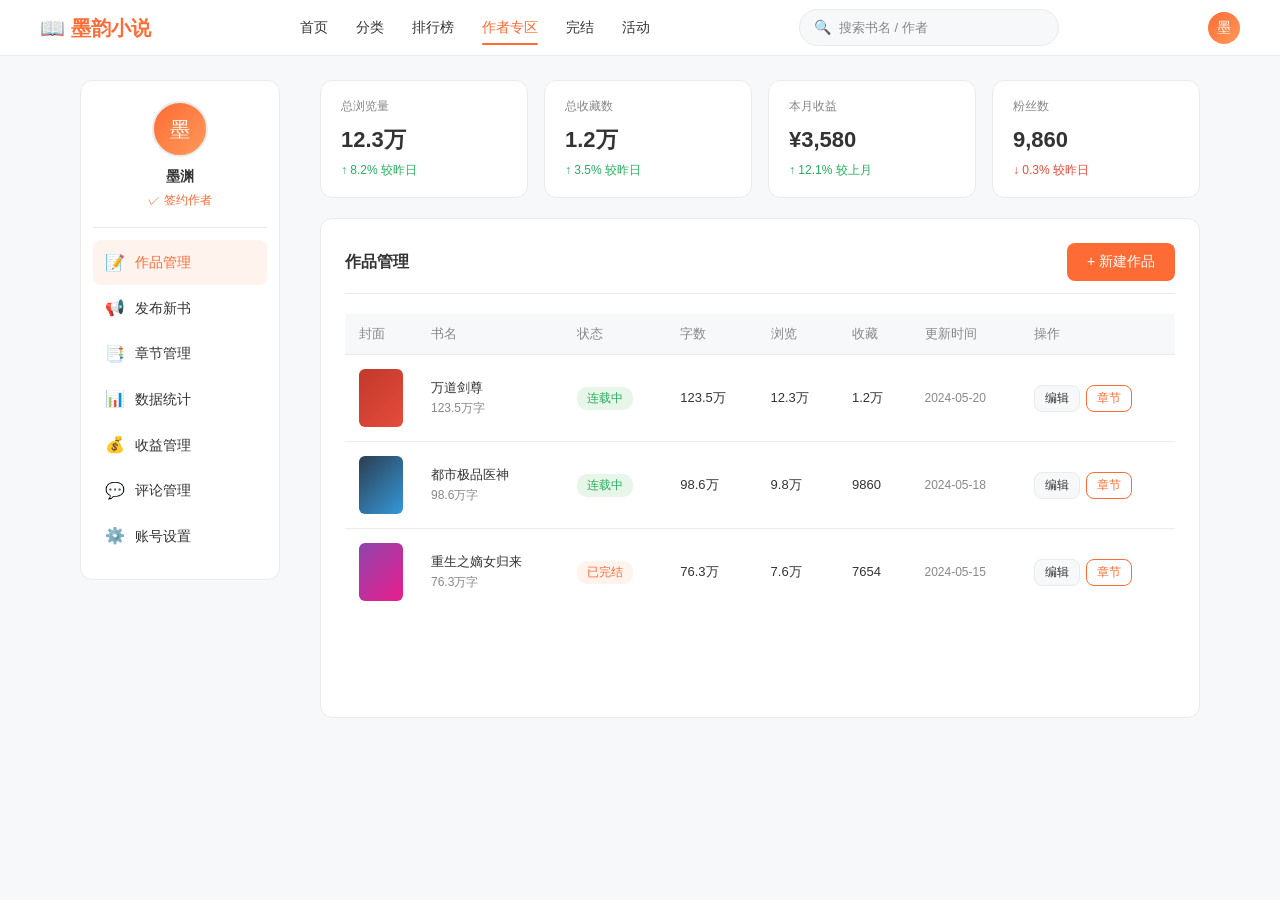
<file: author-dashboard.html>
<!DOCTYPE html>
<html lang="zh-CN">
<head>
  <meta charset="UTF-8" />
  <meta name="viewport" content="width=device-width, initial-scale=1.0" />
  <title>作者后台 - 墨韵小说</title>
  <link rel="stylesheet" href="css/moyun-novel.css" />
</head>
<body>

  <nav class="navbar">
    <div class="logo">📖 墨韵小说</div>
    <ul>
      <li>首页</li><li>分类</li><li>排行榜</li><li class="active">作者专区</li><li>完结</li><li>活动</li>
    </ul>
    <div class="search-bar">
      <span class="search-icon">🔍</span>
      <input type="text" placeholder="搜索书名 / 作者" />
    </div>
    <div class="nav-actions">
      <div style="width:32px;height:32px;border-radius:50%;background:linear-gradient(135deg,#ff6b35,#ff9a5a);display:flex;align-items:center;justify-content:center;color:#fff;font-size:14px;cursor:pointer;">墨</div>
    </div>
  </nav>

  <div class="author-dashboard">

    <!-- LEFT: Sidebar -->
    <div class="sidebar">
      <div class="sidebar-user">
        <div class="sidebar-avatar" style="background:linear-gradient(135deg,#ff6b35,#ff9a5a);display:flex;align-items:center;justify-content:center;color:#fff;font-size:20px;">墨</div>
        <div class="sidebar-username">墨渊</div>
        <div style="font-size:12px;color:var(--primary);margin-top:4px;">✓ 签约作者</div>
      </div>
      <div class="sidebar-item active"><span class="item-icon">📝</span>作品管理</div>
      <div class="sidebar-item"><span class="item-icon">📢</span>发布新书</div>
      <div class="sidebar-item"><span class="item-icon">📑</span>章节管理</div>
      <div class="sidebar-item"><span class="item-icon">📊</span>数据统计</div>
      <div class="sidebar-item"><span class="item-icon">💰</span>收益管理</div>
      <div class="sidebar-item"><span class="item-icon">💬</span>评论管理</div>
      <div class="sidebar-item"><span class="item-icon">⚙️</span>账号设置</div>
    </div>

    <!-- RIGHT: Dashboard Content -->
    <div>

      <!-- Stats Bar -->
      <div class="author-stats-bar">
        <div class="stat-card">
          <div class="stat-label">总浏览量</div>
          <div class="stat-value">12.3万</div>
          <div class="stat-change up">↑ 8.2% 较昨日</div>
        </div>
        <div class="stat-card">
          <div class="stat-label">总收藏数</div>
          <div class="stat-value">1.2万</div>
          <div class="stat-change up">↑ 3.5% 较昨日</div>
        </div>
        <div class="stat-card">
          <div class="stat-label">本月收益</div>
          <div class="stat-value">¥3,580</div>
          <div class="stat-change up">↑ 12.1% 较上月</div>
        </div>
        <div class="stat-card">
          <div class="stat-label">粉丝数</div>
          <div class="stat-value">9,860</div>
          <div class="stat-change down">↓ 0.3% 较昨日</div>
        </div>
      </div>

      <!-- Works Management -->
      <div class="user-content">
        <div style="display:flex;justify-content:space-between;align-items:center;margin-bottom:20px;padding-bottom:12px;border-bottom:1px solid var(--border);">
          <h3 style="margin:0;border:none;padding:0;">作品管理</h3>
          <button class="btn-primary">+ 新建作品</button>
        </div>

        <table class="works-table">
          <thead>
            <tr>
              <th style="width:60px;">封面</th>
              <th>书名</th>
              <th>状态</th>
              <th>字数</th>
              <th>浏览</th>
              <th>收藏</th>
              <th>更新时间</th>
              <th>操作</th>
            </tr>
          </thead>
          <tbody>
            <tr>
              <td><div class="works-table book-thumb" style="background:linear-gradient(135deg,#c0392b,#e74c3c);width:44px;height:58px;border-radius:6px;"></div></td>
              <td>
                <div style="font-weight:500;">万道剑尊</div>
                <div style="font-size:12px;color:var(--muted);">123.5万字</div>
              </td>
              <td><span class="book-status status-ongoing">连载中</span></td>
              <td>123.5万</td>
              <td>12.3万</td>
              <td>1.2万</td>
              <td style="font-size:12px;color:var(--muted);">2024-05-20</td>
              <td>
                <div style="display:flex;gap:6px;">
                  <button class="btn-ghost" style="font-size:12px;padding:4px 10px;">编辑</button>
                  <button class="btn-outline" style="font-size:12px;padding:4px 10px;">章节</button>
                </div>
              </td>
            </tr>
            <tr>
              <td><div style="background:linear-gradient(135deg,#2c3e50,#3498db);width:44px;height:58px;border-radius:6px;"></div></td>
              <td>
                <div style="font-weight:500;">都市极品医神</div>
                <div style="font-size:12px;color:var(--muted);">98.6万字</div>
              </td>
              <td><span class="book-status status-ongoing">连载中</span></td>
              <td>98.6万</td>
              <td>9.8万</td>
              <td>9860</td>
              <td style="font-size:12px;color:var(--muted);">2024-05-18</td>
              <td>
                <div style="display:flex;gap:6px;">
                  <button class="btn-ghost" style="font-size:12px;padding:4px 10px;">编辑</button>
                  <button class="btn-outline" style="font-size:12px;padding:4px 10px;">章节</button>
                </div>
              </td>
            </tr>
            <tr>
              <td><div style="background:linear-gradient(135deg,#8e44ad,#e91e8c);width:44px;height:58px;border-radius:6px;"></div></td>
              <td>
                <div style="font-weight:500;">重生之嫡女归来</div>
                <div style="font-size:12px;color:var(--muted);">76.3万字</div>
              </td>
              <td><span class="book-status status-finished">已完结</span></td>
              <td>76.3万</td>
              <td>7.6万</td>
              <td>7654</td>
              <td style="font-size:12px;color:var(--muted);">2024-05-15</td>
              <td>
                <div style="display:flex;gap:6px;">
                  <button class="btn-ghost" style="font-size:12px;padding:4px 10px;">编辑</button>
                  <button class="btn-outline" style="font-size:12px;padding:4px 10px;">章节</button>
                </div>
              </td>
            </tr>
          </tbody>
        </table>
      </div>

    </div>
  </div>

  <script src="js/main.js"></script>
  <script>
    document.querySelectorAll('.sidebar-item').forEach(item => {
      item.addEventListener('click', () => {
        document.querySelectorAll('.sidebar-item').forEach(i => i.classList.remove('active'));
        item.classList.add('active');
      });
    });
  </script>
</body>
</html>
</file>
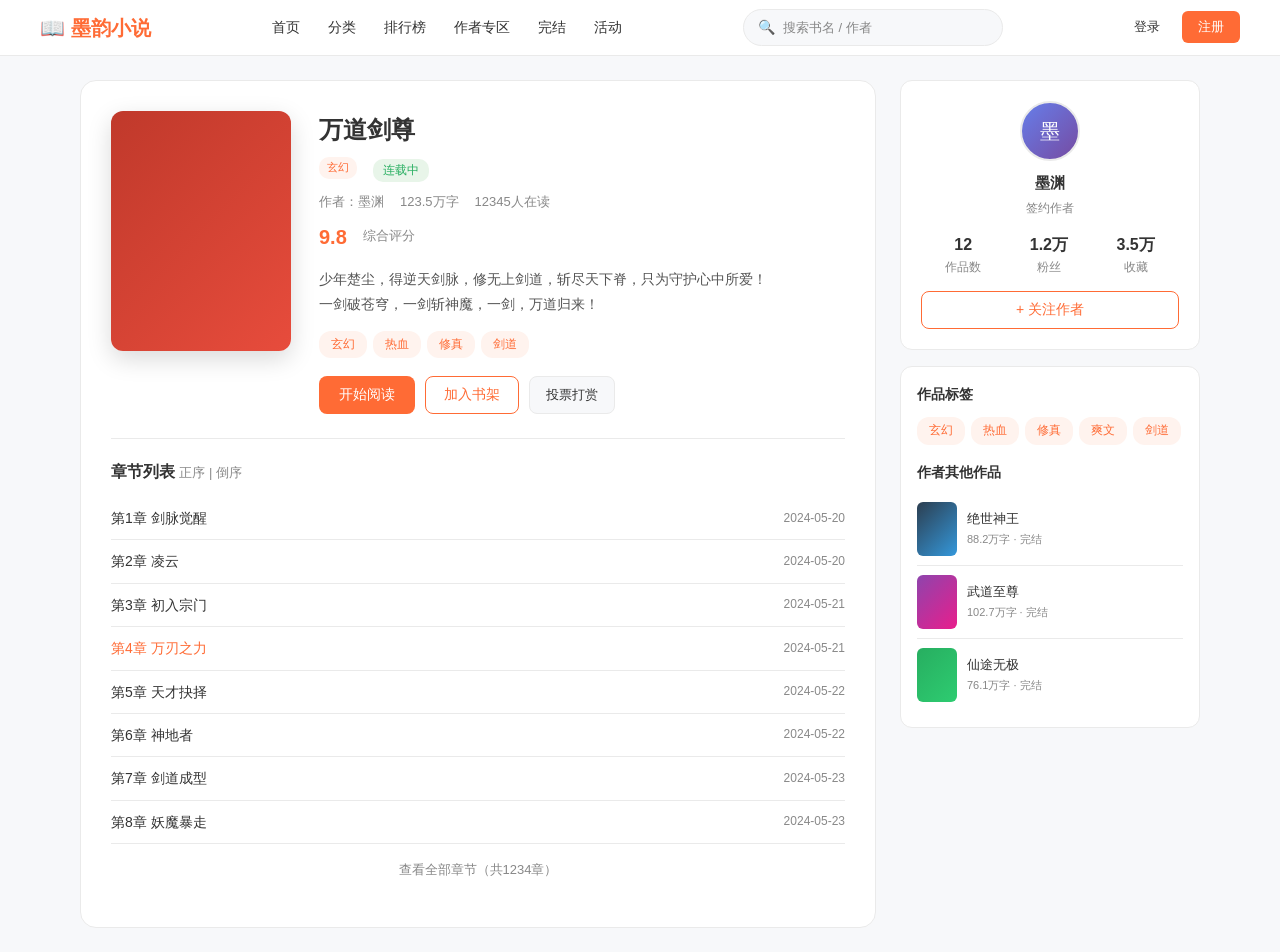
<file: book-detail.html>
<!DOCTYPE html>
<html lang="zh-CN">
<head>
  <meta charset="UTF-8" />
  <meta name="viewport" content="width=device-width, initial-scale=1.0" />
  <title>万道剑尊 - 墨韵小说</title>
  <link rel="stylesheet" href="css/moyun-novel.css" />
</head>
<body>

  <nav class="navbar">
    <div class="logo">📖 墨韵小说</div>
    <ul>
      <li>首页</li><li>分类</li><li>排行榜</li><li>作者专区</li><li>完结</li><li>活动</li>
    </ul>
    <div class="search-bar">
      <span class="search-icon">🔍</span>
      <input type="text" placeholder="搜索书名 / 作者" />
    </div>
    <div class="nav-actions">
      <span class="btn-login">登录</span>
      <button class="btn-register">注册</button>
    </div>
  </nav>

  <div class="book-detail-page">

    <!-- LEFT: Book Info + Chapters -->
    <div class="book-detail-main">

      <div class="book-detail">
        <div class="book-detail-cover" style="background:linear-gradient(135deg,#c0392b,#e74c3c);"></div>
        <div class="book-meta-info">
          <h2>万道剑尊</h2>
          <div class="book-meta-row">
            <span class="book-genre genre-fantasy">玄幻</span>
            <span class="book-status status-ongoing">连载中</span>
          </div>
          <div class="book-meta-row">
            <span>作者：墨渊</span>
            <span>123.5万字</span>
            <span>12345人在读</span>
          </div>
          <div class="book-meta-row">
            <span class="score">9.8</span>
            <span class="readers">综合评分</span>
          </div>
          <p class="book-synopsis">
            少年楚尘，得逆天剑脉，修无上剑道，斩尽天下脊，只为守护心中所爱！<br/>
            一剑破苍穹，一剑斩神魔，一剑，万道归来！
          </p>
          <div class="tags">
            <span class="tag">玄幻</span>
            <span class="tag">热血</span>
            <span class="tag">修真</span>
            <span class="tag">剑道</span>
          </div>
          <div class="book-actions">
            <button class="btn-primary">开始阅读</button>
            <button class="btn-outline">加入书架</button>
            <button class="btn-ghost">投票打赏</button>
          </div>
        </div>
      </div>

      <!-- Chapter list -->
      <div class="chapter-list">
        <h3>章节列表 <span style="font-size:13px;font-weight:normal;color:var(--muted)">正序 | 倒序</span></h3>
        <div class="chapter-item">
          <span class="chapter-name">第1章 剑脉觉醒</span>
          <span class="chapter-date">2024-05-20</span>
        </div>
        <div class="chapter-item">
          <span class="chapter-name">第2章 凌云</span>
          <span class="chapter-date">2024-05-20</span>
        </div>
        <div class="chapter-item">
          <span class="chapter-name">第3章 初入宗门</span>
          <span class="chapter-date">2024-05-21</span>
        </div>
        <div class="chapter-item">
          <span class="chapter-name" style="color:var(--primary)">第4章 万刃之力</span>
          <span class="chapter-date">2024-05-21</span>
        </div>
        <div class="chapter-item">
          <span class="chapter-name">第5章 天才抉择</span>
          <span class="chapter-date">2024-05-22</span>
        </div>
        <div class="chapter-item">
          <span class="chapter-name">第6章 神地者</span>
          <span class="chapter-date">2024-05-22</span>
        </div>
        <div class="chapter-item">
          <span class="chapter-name">第7章 剑道成型</span>
          <span class="chapter-date">2024-05-23</span>
        </div>
        <div class="chapter-item">
          <span class="chapter-name">第8章 妖魔暴走</span>
          <span class="chapter-date">2024-05-23</span>
        </div>
        <p style="font-size:13px;color:var(--muted);text-align:center;padding:16px 0;">
          查看全部章节（共1234章）
        </p>
      </div>

    </div>

    <!-- RIGHT: Author + Recommendations -->
    <div class="author-sidebar">

      <div class="author-card">
        <div class="author-avatar" style="background:linear-gradient(135deg,#667eea,#764ba2);display:flex;align-items:center;justify-content:center;color:#fff;font-size:20px;">墨</div>
        <div class="author-name">墨渊</div>
        <p style="font-size:12px;color:var(--muted);">签约作者</p>
        <div class="author-stats">
          <div>
            <span class="stat-num">12</span>
            作品数
          </div>
          <div>
            <span class="stat-num">1.2万</span>
            粉丝
          </div>
          <div>
            <span class="stat-num">3.5万</span>
            收藏
          </div>
        </div>
        <button class="btn-outline" style="width:100%;">+ 关注作者</button>
      </div>

      <div class="ranking-panel">
        <div class="section-title" style="margin-bottom:12px;">
          <h2 style="font-size:14px;">作品标签</h2>
        </div>
        <div class="tags">
          <span class="tag">玄幻</span>
          <span class="tag">热血</span>
          <span class="tag">修真</span>
          <span class="tag">爽文</span>
          <span class="tag">剑道</span>
        </div>
        <div class="section-title" style="margin:16px 0 10px;">
          <h2 style="font-size:14px;">作者其他作品</h2>
        </div>
        <ul class="ranking-list">
          <li class="ranking-item">
            <div class="book-cover" style="width:40px;height:54px;border-radius:6px;background:linear-gradient(135deg,#2c3e50,#3498db);flex-shrink:0;"></div>
            <div class="rank-info">
              <div class="rank-title">绝世神王</div>
              <div class="rank-wordcount">88.2万字 · 完结</div>
            </div>
          </li>
          <li class="ranking-item">
            <div class="book-cover" style="width:40px;height:54px;border-radius:6px;background:linear-gradient(135deg,#8e44ad,#e91e8c);flex-shrink:0;"></div>
            <div class="rank-info">
              <div class="rank-title">武道至尊</div>
              <div class="rank-wordcount">102.7万字 · 完结</div>
            </div>
          </li>
          <li class="ranking-item">
            <div class="book-cover" style="width:40px;height:54px;border-radius:6px;background:linear-gradient(135deg,#27ae60,#2ecc71);flex-shrink:0;"></div>
            <div class="rank-info">
              <div class="rank-title">仙途无极</div>
              <div class="rank-wordcount">76.1万字 · 完结</div>
            </div>
          </li>
        </ul>
      </div>

    </div>
  </div>

  <script src="js/main.js"></script>
</body>
</html>
</file>
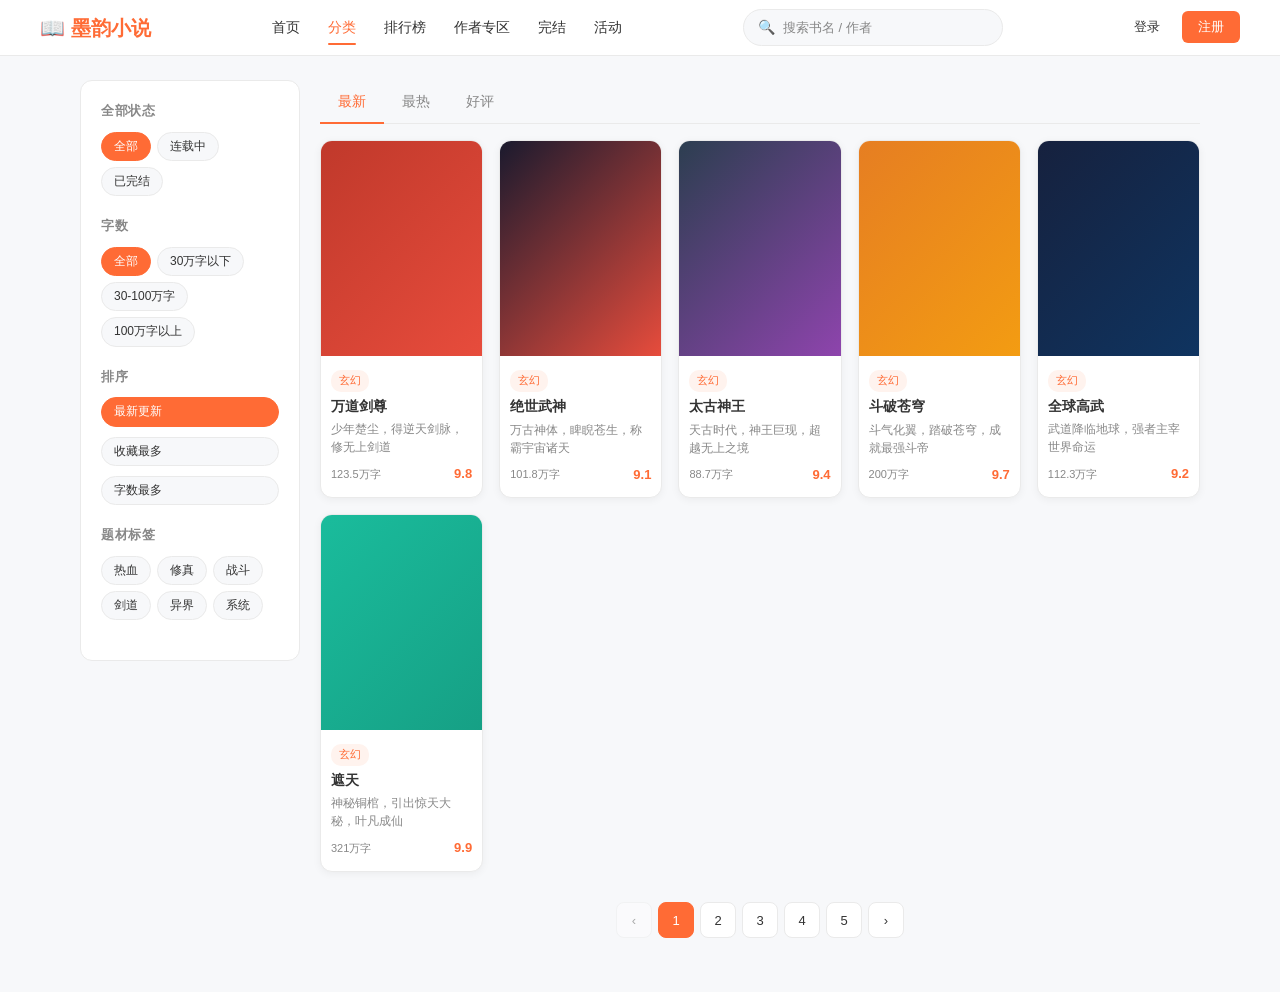
<file: category.html>
<!DOCTYPE html>
<html lang="zh-CN">
<head>
  <meta charset="UTF-8" />
  <meta name="viewport" content="width=device-width, initial-scale=1.0" />
  <title>玄幻小说 - 分类 - 墨韵小说</title>
  <link rel="stylesheet" href="css/moyun-novel.css" />
</head>
<body>

  <nav class="navbar">
    <div class="logo">📖 墨韵小说</div>
    <ul>
      <li>首页</li><li class="active">分类</li><li>排行榜</li><li>作者专区</li><li>完结</li><li>活动</li>
    </ul>
    <div class="search-bar">
      <span class="search-icon">🔍</span>
      <input type="text" placeholder="搜索书名 / 作者" />
    </div>
    <div class="nav-actions">
      <span class="btn-login">登录</span>
      <button class="btn-register">注册</button>
    </div>
  </nav>

  <div class="filter-page">

    <!-- LEFT: Filters -->
    <div class="filter-panel">
      <div class="filter-group">
        <div class="filter-group-title">全部状态</div>
        <div class="filter-options">
          <span class="filter-option active">全部</span>
          <span class="filter-option">连载中</span>
          <span class="filter-option">已完结</span>
        </div>
      </div>

      <div class="filter-group">
        <div class="filter-group-title">字数</div>
        <div class="filter-options">
          <span class="filter-option active">全部</span>
          <span class="filter-option">30万字以下</span>
          <span class="filter-option">30-100万字</span>
          <span class="filter-option">100万字以上</span>
        </div>
      </div>

      <div class="filter-group">
        <div class="filter-group-title">排序</div>
        <div class="filter-options" style="flex-direction:column;">
          <span class="filter-option active" style="margin-bottom:4px;">最新更新</span>
          <span class="filter-option" style="margin-bottom:4px;">收藏最多</span>
          <span class="filter-option">字数最多</span>
        </div>
      </div>

      <div class="filter-group">
        <div class="filter-group-title">题材标签</div>
        <div class="filter-options">
          <span class="filter-option">热血</span>
          <span class="filter-option">修真</span>
          <span class="filter-option">战斗</span>
          <span class="filter-option">剑道</span>
          <span class="filter-option">异界</span>
          <span class="filter-option">系统</span>
        </div>
      </div>
    </div>

    <!-- RIGHT: Book list -->
    <div>
      <div class="sort-tabs">
        <span class="sort-tab active">最新</span>
        <span class="sort-tab">最热</span>
        <span class="sort-tab">好评</span>
      </div>

      <div class="book-grid">
        <div class="book-card">
          <div class="book-cover" style="background:linear-gradient(135deg,#c0392b,#e74c3c);"></div>
          <div class="book-info">
            <span class="book-genre genre-fantasy">玄幻</span>
            <div class="book-title">万道剑尊</div>
            <div class="book-desc">少年楚尘，得逆天剑脉，修无上剑道</div>
            <div class="book-meta"><span class="book-wordcount">123.5万字</span><span class="book-score">9.8</span></div>
          </div>
        </div>
        <div class="book-card">
          <div class="book-cover" style="background:linear-gradient(135deg,#1a1a2e,#e74c3c);"></div>
          <div class="book-info">
            <span class="book-genre genre-fantasy">玄幻</span>
            <div class="book-title">绝世武神</div>
            <div class="book-desc">万古神体，睥睨苍生，称霸宇宙诸天</div>
            <div class="book-meta"><span class="book-wordcount">101.8万字</span><span class="book-score">9.1</span></div>
          </div>
        </div>
        <div class="book-card">
          <div class="book-cover" style="background:linear-gradient(135deg,#2c3e50,#8e44ad);"></div>
          <div class="book-info">
            <span class="book-genre genre-fantasy">玄幻</span>
            <div class="book-title">太古神王</div>
            <div class="book-desc">天古时代，神王巨现，超越无上之境</div>
            <div class="book-meta"><span class="book-wordcount">88.7万字</span><span class="book-score">9.4</span></div>
          </div>
        </div>
        <div class="book-card">
          <div class="book-cover" style="background:linear-gradient(135deg,#e67e22,#f39c12);"></div>
          <div class="book-info">
            <span class="book-genre genre-fantasy">玄幻</span>
            <div class="book-title">斗破苍穹</div>
            <div class="book-desc">斗气化翼，踏破苍穹，成就最强斗帝</div>
            <div class="book-meta"><span class="book-wordcount">200万字</span><span class="book-score">9.7</span></div>
          </div>
        </div>
        <div class="book-card">
          <div class="book-cover" style="background:linear-gradient(135deg,#16213e,#0f3460);"></div>
          <div class="book-info">
            <span class="book-genre genre-fantasy">玄幻</span>
            <div class="book-title">全球高武</div>
            <div class="book-desc">武道降临地球，强者主宰世界命运</div>
            <div class="book-meta"><span class="book-wordcount">112.3万字</span><span class="book-score">9.2</span></div>
          </div>
        </div>
        <div class="book-card">
          <div class="book-cover" style="background:linear-gradient(135deg,#1abc9c,#16a085);"></div>
          <div class="book-info">
            <span class="book-genre genre-fantasy">玄幻</span>
            <div class="book-title">遮天</div>
            <div class="book-desc">神秘铜棺，引出惊天大秘，叶凡成仙</div>
            <div class="book-meta"><span class="book-wordcount">321万字</span><span class="book-score">9.9</span></div>
          </div>
        </div>
      </div>

      <!-- Pagination -->
      <div class="pagination">
        <button class="page-btn" disabled>‹</button>
        <button class="page-btn active">1</button>
        <button class="page-btn">2</button>
        <button class="page-btn">3</button>
        <button class="page-btn">4</button>
        <button class="page-btn">5</button>
        <button class="page-btn">›</button>
      </div>
    </div>

  </div>

  <script src="js/main.js"></script>
  <script>
    // Filter option toggle
    document.querySelectorAll('.filter-options').forEach(group => {
      group.querySelectorAll('.filter-option').forEach(opt => {
        opt.addEventListener('click', () => {
          group.querySelectorAll('.filter-option').forEach(o => o.classList.remove('active'));
          opt.classList.add('active');
        });
      });
    });
    // Sort tabs
    document.querySelectorAll('.sort-tab').forEach(tab => {
      tab.addEventListener('click', () => {
        document.querySelectorAll('.sort-tab').forEach(t => t.classList.remove('active'));
        tab.classList.add('active');
      });
    });
    // Pagination
    document.querySelectorAll('.page-btn:not(:disabled)').forEach(btn => {
      btn.addEventListener('click', () => {
        document.querySelectorAll('.page-btn').forEach(b => b.classList.remove('active'));
        if (!['‹','›'].includes(btn.textContent)) btn.classList.add('active');
      });
    });
  </script>
</body>
</html>
</file>
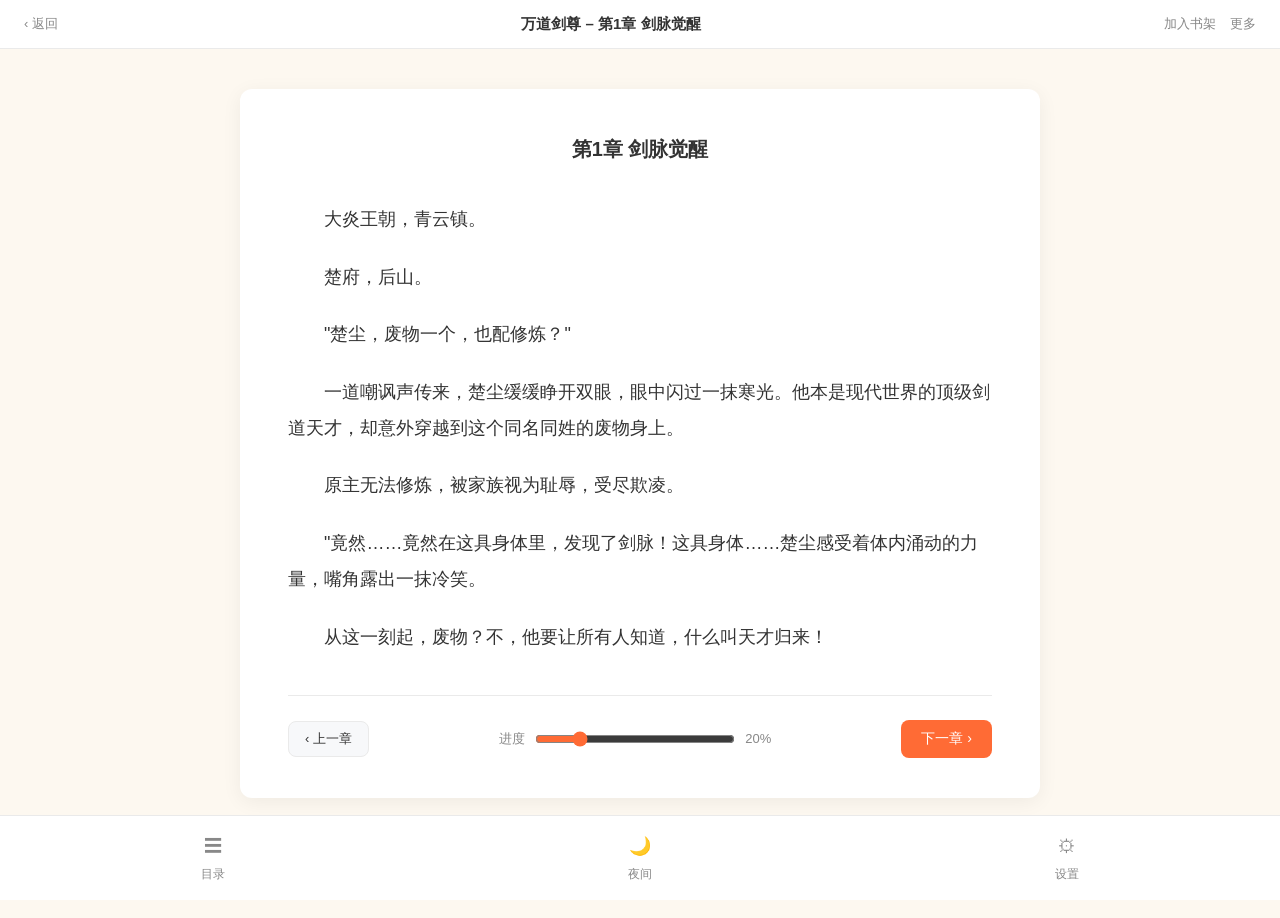
<file: reader.html>
<!DOCTYPE html>
<html lang="zh-CN">
<head>
  <meta charset="UTF-8" />
  <meta name="viewport" content="width=device-width, initial-scale=1.0" />
  <title>阅读 - 万道剑尊 第1章</title>
  <link rel="stylesheet" href="css/moyun-novel.css" />
</head>
<body style="background: var(--reader-bg); padding-bottom: 80px;">

  <!-- Reader Top Nav -->
  <div class="reader-nav">
    <span class="back-btn">‹ 返回</span>
    <span class="chapter-title">万道剑尊 – 第1章 剑脉觉醒</span>
    <div class="reader-actions">
      <span>加入书架</span>
      <span>更多</span>
    </div>
  </div>

  <!-- Reading Content -->
  <div class="reader">
    <h2 style="font-size:20px;font-weight:bold;text-align:center;margin-bottom:32px;">第1章 剑脉觉醒</h2>

    <p>大炎王朝，青云镇。</p>
    <p>楚府，后山。</p>
    <p>"楚尘，废物一个，也配修炼？"</p>
    <p>一道嘲讽声传来，楚尘缓缓睁开双眼，眼中闪过一抹寒光。他本是现代世界的顶级剑道天才，却意外穿越到这个同名同姓的废物身上。</p>
    <p>原主无法修炼，被家族视为耻辱，受尽欺凌。</p>
    <p>"竟然……竟然在这具身体里，发现了剑脉！这具身体……楚尘感受着体内涌动的力量，嘴角露出一抹冷笑。</p>
    <p>从这一刻起，废物？不，他要让所有人知道，什么叫天才归来！</p>

    <!-- Progress + Controls -->
    <div class="reader-controls">
      <button class="btn-ghost">‹ 上一章</button>
      <div class="reader-progress">
        <span>进度</span>
        <input type="range" min="0" max="100" value="20" id="progress-bar" />
        <span id="progress-label">20%</span>
      </div>
      <button class="btn-primary">下一章 ›</button>
    </div>
  </div>

  <!-- Reader Settings Panel -->
  <div class="reader-settings" id="reader-settings" style="display:none;">
    <h4>阅读设置</h4>

    <div class="setting-row">
      <span class="setting-label">字号</span>
      <div class="font-size-control">
        <button class="size-btn" id="font-down">A-</button>
        <span class="size-value" id="font-size-val">16</span>
        <button class="size-btn" id="font-up">A+</button>
      </div>
    </div>

    <div class="setting-row">
      <span class="setting-label">背景</span>
      <div class="bg-options">
        <div class="bg-option white active" data-bg="#ffffff" title="白色"></div>
        <div class="bg-option beige" data-bg="#fdf8f0" title="米色"></div>
        <div class="bg-option green" data-bg="#e8f5e9" title="绿色"></div>
        <div class="bg-option dark" data-bg="#2c2c2c" title="深色"></div>
        <div class="bg-option black" data-bg="#1a1a1a" title="黑色"></div>
      </div>
    </div>

    <div class="setting-row">
      <span class="setting-label">翻页</span>
      <div class="setting-options">
        <button class="setting-btn active">仿真</button>
        <button class="setting-btn">滑动</button>
        <button class="setting-btn">无</button>
      </div>
    </div>

    <div class="setting-row">
      <span class="setting-label">行距</span>
      <div class="setting-options">
        <button class="setting-btn">≡</button>
        <button class="setting-btn active">≡</button>
        <button class="setting-btn">≡</button>
      </div>
    </div>

    <div class="setting-row">
      <span class="setting-label">字体</span>
      <div class="setting-options">
        <button class="setting-btn active">默认</button>
        <button class="setting-btn">宋体</button>
        <button class="setting-btn">楷体</button>
      </div>
    </div>

    <button class="btn-ghost" style="width:100%;margin-top:8px;">更多设置 ›</button>
  </div>

  <!-- Bottom Toolbar -->
  <div class="reader-toolbar">
    <div class="tool-item">
      <span class="tool-icon">☰</span>
      <span>目录</span>
    </div>
    <div class="tool-item">
      <span class="tool-icon">🌙</span>
      <span>夜间</span>
    </div>
    <div class="tool-item" id="settings-toggle">
      <span class="tool-icon">⚙</span>
      <span>设置</span>
    </div>
  </div>

  <script src="js/main.js"></script>
  <script>
    // Progress bar
    const bar = document.getElementById('progress-bar');
    const label = document.getElementById('progress-label');
    bar.addEventListener('input', () => { label.textContent = bar.value + '%'; });

    // Font size
    let fontSize = 18;
    const readerEl = document.querySelector('.reader');
    document.getElementById('font-up').addEventListener('click', () => {
      if (fontSize < 28) { fontSize += 2; readerEl.style.fontSize = fontSize + 'px'; document.getElementById('font-size-val').textContent = fontSize; }
    });
    document.getElementById('font-down').addEventListener('click', () => {
      if (fontSize > 12) { fontSize -= 2; readerEl.style.fontSize = fontSize + 'px'; document.getElementById('font-size-val').textContent = fontSize; }
    });

    // Background options
    document.querySelectorAll('.bg-option').forEach(opt => {
      opt.addEventListener('click', () => {
        document.querySelectorAll('.bg-option').forEach(o => o.classList.remove('active'));
        opt.classList.add('active');
        document.body.style.background = opt.dataset.bg;
        readerEl.style.background = opt.dataset.bg;
        readerEl.style.color = opt.dataset.bg === '#1a1a1a' || opt.dataset.bg === '#2c2c2c' ? '#ccc' : '#333';
      });
    });

    // Settings panel toggle
    const panel = document.getElementById('reader-settings');
    document.getElementById('settings-toggle').addEventListener('click', () => {
      panel.style.display = panel.style.display === 'none' ? 'block' : 'none';
    });

    // Setting buttons toggle
    document.querySelectorAll('.setting-options').forEach(group => {
      group.querySelectorAll('.setting-btn').forEach(btn => {
        btn.addEventListener('click', () => {
          group.querySelectorAll('.setting-btn').forEach(b => b.classList.remove('active'));
          btn.classList.add('active');
        });
      });
    });
  </script>
</body>
</html>
</file>
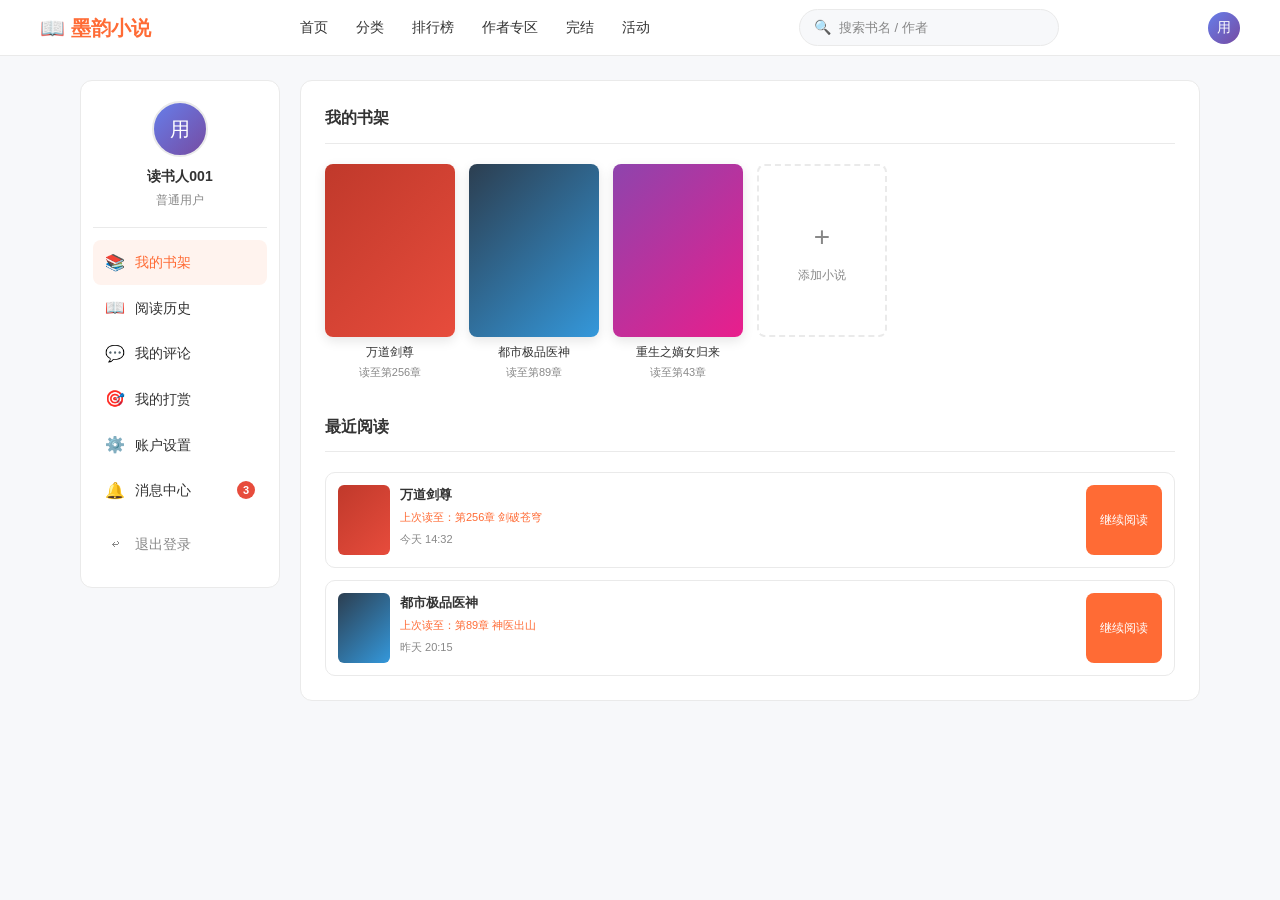
<file: user-center.html>
<!DOCTYPE html>
<html lang="zh-CN">
<head>
  <meta charset="UTF-8" />
  <meta name="viewport" content="width=device-width, initial-scale=1.0" />
  <title>用户中心 - 墨韵小说</title>
  <link rel="stylesheet" href="css/moyun-novel.css" />
</head>
<body>

  <nav class="navbar">
    <div class="logo">📖 墨韵小说</div>
    <ul>
      <li>首页</li><li>分类</li><li>排行榜</li><li>作者专区</li><li>完结</li><li>活动</li>
    </ul>
    <div class="search-bar">
      <span class="search-icon">🔍</span>
      <input type="text" placeholder="搜索书名 / 作者" />
    </div>
    <div class="nav-actions">
      <div style="width:32px;height:32px;border-radius:50%;background:linear-gradient(135deg,#667eea,#764ba2);display:flex;align-items:center;justify-content:center;color:#fff;font-size:14px;cursor:pointer;">用</div>
    </div>
  </nav>

  <div class="user-center">

    <!-- LEFT: Sidebar -->
    <div class="sidebar">
      <div class="sidebar-user">
        <div class="sidebar-avatar" style="background:linear-gradient(135deg,#667eea,#764ba2);display:flex;align-items:center;justify-content:center;color:#fff;font-size:20px;">用</div>
        <div class="sidebar-username">读书人001</div>
        <div style="font-size:12px;color:var(--muted);margin-top:4px;">普通用户</div>
      </div>
      <div class="sidebar-item active"><span class="item-icon">📚</span>我的书架</div>
      <div class="sidebar-item"><span class="item-icon">📖</span>阅读历史</div>
      <div class="sidebar-item"><span class="item-icon">💬</span>我的评论</div>
      <div class="sidebar-item"><span class="item-icon">🎯</span>我的打赏</div>
      <div class="sidebar-item"><span class="item-icon">⚙️</span>账户设置</div>
      <div class="sidebar-item"><span class="item-icon">🔔</span>消息中心<span class="badge" style="margin-left:auto;">3</span></div>
      <div class="sidebar-item" style="color:var(--muted);margin-top:8px;"><span class="item-icon">↩</span>退出登录</div>
    </div>

    <!-- RIGHT: Content -->
    <div class="user-content">
      <h3>我的书架</h3>
      <div class="bookshelf-grid">
        <div class="bookshelf-item">
          <div class="bookshelf-cover" style="background:linear-gradient(135deg,#c0392b,#e74c3c);"></div>
          <div class="bookshelf-title">万道剑尊</div>
          <div class="bookshelf-progress">读至第256章</div>
        </div>
        <div class="bookshelf-item">
          <div class="bookshelf-cover" style="background:linear-gradient(135deg,#2c3e50,#3498db);"></div>
          <div class="bookshelf-title">都市极品医神</div>
          <div class="bookshelf-progress">读至第89章</div>
        </div>
        <div class="bookshelf-item">
          <div class="bookshelf-cover" style="background:linear-gradient(135deg,#8e44ad,#e91e8c);"></div>
          <div class="bookshelf-title">重生之嫡女归来</div>
          <div class="bookshelf-progress">读至第43章</div>
        </div>
        <div class="bookshelf-item">
          <div class="bookshelf-add">
            <span>+</span>
            <span style="font-size:12px;margin-top:6px;">添加小说</span>
          </div>
        </div>
      </div>

      <!-- Reading history -->
      <h3 style="margin-top:32px;">最近阅读</h3>
      <div style="display:flex;flex-direction:column;gap:12px;">
        <div class="update-item" style="max-width:100%;">
          <div class="update-cover" style="background:linear-gradient(135deg,#c0392b,#e74c3c);"></div>
          <div class="update-info">
            <div class="update-title">万道剑尊</div>
            <div class="update-chapter">上次读至：第256章 剑破苍穹</div>
            <div class="update-time">今天 14:32</div>
          </div>
          <button class="btn-primary" style="flex-shrink:0;font-size:12px;padding:6px 14px;">继续阅读</button>
        </div>
        <div class="update-item" style="max-width:100%;">
          <div class="update-cover" style="background:linear-gradient(135deg,#2c3e50,#3498db);"></div>
          <div class="update-info">
            <div class="update-title">都市极品医神</div>
            <div class="update-chapter">上次读至：第89章 神医出山</div>
            <div class="update-time">昨天 20:15</div>
          </div>
          <button class="btn-primary" style="flex-shrink:0;font-size:12px;padding:6px 14px;">继续阅读</button>
        </div>
      </div>
    </div>

  </div>

  <script src="js/main.js"></script>
  <script>
    document.querySelectorAll('.sidebar-item').forEach(item => {
      item.addEventListener('click', () => {
        document.querySelectorAll('.sidebar-item').forEach(i => i.classList.remove('active'));
        item.classList.add('active');
      });
    });
  </script>
</body>
</html>
</file>
<file: css/moyun-novel.css>
/* =========================
   GLOBAL RESET
========================= */
* {
    margin: 0;
    padding: 0;
    box-sizing: border-box;
    font-family: "PingFang SC", "Microsoft YaHei", "Noto Sans SC", sans-serif;
}

body {
    background: #f7f8fa;
    color: #333;
    line-height: 1.6;
}

/* =========================
   COLOR SYSTEM
========================= */
:root {
    --primary: #ff6b35;
    --primary-dark: #e85a2a;
    --primary-light: #fff3ee;
    --bg: #f7f8fa;
    --card: #ffffff;
    --text: #333333;
    --muted: #888888;
    --muted-light: #bbbbb;
    --border: #eaeaea;
    --border-hover: #d0d0d0;

    /* Semantic colors */
    --success: #27ae60;
    --warning: #f39c12;
    --danger: #e74c3c;
    --info: #3498db;

    /* Rank colors */
    --rank-1: #ff6b35;
    --rank-2: #ff9a5a;
    --rank-3: #ffb347;

    /* Reader theme */
    --reader-bg: #fdf8f0;
    --reader-bg-dark: #1a1a1a;
    --reader-bg-green: #e8f5e9;
}

/* =========================
   LAYOUT WRAPPER
========================= */
.container {
    max-width: 1200px;
    margin: 0 auto;
    padding: 0 20px;
}

.page-wrapper {
    max-width: 1200px;
    margin: 0 auto;
    padding: 0 20px;
}

/* =========================
   NAVBAR
========================= */
.navbar {
    display: flex;
    justify-content: space-between;
    align-items: center;
    padding: 0 40px;
    height: 56px;
    background: var(--card);
    border-bottom: 1px solid var(--border);
    position: sticky;
    top: 0;
    z-index: 1000;
    gap: 20px;
}

.navbar .logo {
    display: flex;
    align-items: center;
    gap: 8px;
    font-size: 20px;
    font-weight: bold;
    color: var(--primary);
    text-decoration: none;
    white-space: nowrap;
    flex-shrink: 0;
}

.navbar .logo img {
    width: 28px;
    height: 28px;
}

.navbar .logo .logo-sub {
    font-size: 10px;
    color: var(--muted);
    font-weight: normal;
    display: block;
    line-height: 1;
    letter-spacing: 1px;
}

/* Nav links */
.navbar ul {
    display: flex;
    list-style: none;
    gap: 28px;
    flex-shrink: 0;
}

.navbar ul li {
    cursor: pointer;
    color: var(--text);
    font-size: 14px;
    position: relative;
    padding: 4px 0;
}

.navbar ul li:hover,
.navbar ul li.active {
    color: var(--primary);
}

.navbar ul li.active::after {
    content: '';
    position: absolute;
    bottom: -2px;
    left: 0;
    right: 0;
    height: 2px;
    background: var(--primary);
    border-radius: 2px;
}

/* Search bar */
.navbar .search-bar {
    display: flex;
    align-items: center;
    background: var(--bg);
    border: 1px solid var(--border);
    border-radius: 20px;
    padding: 6px 14px;
    gap: 8px;
    flex: 1;
    max-width: 260px;
    transition: border-color 0.2s;
}

.navbar .search-bar:focus-within {
    border-color: var(--primary);
}

.navbar .search-bar input {
    border: none;
    background: transparent;
    font-size: 13px;
    color: var(--text);
    outline: none;
    width: 100%;
}

.navbar .search-bar input::placeholder {
    color: var(--muted);
}

.navbar .search-bar .search-icon {
    color: var(--muted);
    font-size: 14px;
    cursor: pointer;
    flex-shrink: 0;
}

.navbar .search-bar .search-icon:hover {
    color: var(--primary);
}

/* Navbar user actions */
.navbar .nav-actions {
    display: flex;
    align-items: center;
    gap: 12px;
    flex-shrink: 0;
}

.navbar .nav-actions .btn-login {
    font-size: 13px;
    color: var(--text);
    cursor: pointer;
    padding: 6px 10px;
    border-radius: 6px;
    transition: color 0.2s;
}

.navbar .nav-actions .btn-login:hover {
    color: var(--primary);
}

.navbar .nav-actions .btn-register {
    font-size: 13px;
    background: var(--primary);
    color: #fff;
    border: none;
    border-radius: 6px;
    padding: 7px 16px;
    cursor: pointer;
    transition: background 0.2s;
    font-weight: 500;
}

.navbar .nav-actions .btn-register:hover {
    background: var(--primary-dark);
}

/* User avatar (logged in) */
.navbar .nav-actions .user-avatar {
    width: 32px;
    height: 32px;
    border-radius: 50%;
    object-fit: cover;
    cursor: pointer;
    border: 2px solid var(--border);
}

/* =========================
   HOME HERO SECTION
   (Banner + Login Panel)
========================= */
.hero-section {
    display: grid;
    grid-template-columns: 1fr 280px;
    gap: 20px;
    padding: 20px 40px;
    max-width: 1200px;
    margin: 0 auto;
}

/* Hero Banner / Carousel */
.banner {
    position: relative;
    width: 100%;
    height: 280px;
    background: linear-gradient(120deg, #ff6b35, #ff9a5a);
    border-radius: 16px;
    overflow: hidden;
    display: flex;
    align-items: center;
}

.banner-slide {
    display: flex;
    align-items: center;
    width: 100%;
    height: 100%;
    padding: 30px 36px;
    color: #fff;
    gap: 20px;
}

.banner-cover {
    width: 130px;
    height: 180px;
    border-radius: 10px;
    object-fit: cover;
    box-shadow: 0 8px 24px rgba(0, 0, 0, 0.3);
    flex-shrink: 0;
}

.banner-content {
    flex: 1;
}

.banner-tag {
    display: inline-block;
    padding: 2px 10px;
    background: rgba(255, 255, 255, 0.25);
    border-radius: 12px;
    font-size: 12px;
    margin-bottom: 10px;
}

.banner h1 {
    font-size: 28px;
    font-weight: bold;
    margin-bottom: 6px;
    text-shadow: 0 2px 8px rgba(0, 0, 0, 0.2);
}

.banner .author {
    font-size: 13px;
    opacity: 0.85;
    margin-bottom: 10px;
}

.banner p {
    font-size: 13px;
    opacity: 0.85;
    line-height: 1.6;
    max-width: 380px;
    display: -webkit-box;
    -webkit-line-clamp: 3;
    -webkit-box-orient: vertical;
    overflow: hidden;
}

.banner .btn-read {
    margin-top: 18px;
    padding: 9px 22px;
    background: #fff;
    color: var(--primary);
    border-radius: 20px;
    font-weight: bold;
    font-size: 14px;
    cursor: pointer;
    display: inline-block;
    border: none;
    transition: opacity 0.2s;
}

.banner .btn-read:hover {
    opacity: 0.9;
}

/* Carousel arrows */
.carousel-btn {
    position: absolute;
    top: 50%;
    transform: translateY(-50%);
    width: 32px;
    height: 32px;
    background: rgba(255, 255, 255, 0.3);
    border: none;
    border-radius: 50%;
    color: #fff;
    font-size: 16px;
    cursor: pointer;
    display: flex;
    align-items: center;
    justify-content: center;
    transition: background 0.2s;
    z-index: 10;
}

.carousel-btn:hover {
    background: rgba(255, 255, 255, 0.5);
}

.carousel-btn.prev { left: 12px; }
.carousel-btn.next { right: 12px; }

/* Carousel dots */
.carousel-dots {
    position: absolute;
    bottom: 14px;
    left: 50%;
    transform: translateX(-50%);
    display: flex;
    gap: 6px;
}

.carousel-dot {
    width: 6px;
    height: 6px;
    border-radius: 50%;
    background: rgba(255, 255, 255, 0.5);
    cursor: pointer;
    transition: all 0.2s;
}

.carousel-dot.active {
    background: #fff;
    width: 18px;
    border-radius: 3px;
}

/* Login / Register Panel */
.login-panel {
    background: var(--card);
    border-radius: 16px;
    padding: 24px 20px;
    border: 1px solid var(--border);
    height: fit-content;
}

.login-panel h3 {
    font-size: 16px;
    font-weight: bold;
    margin-bottom: 4px;
}

.login-panel .login-subtitle {
    font-size: 12px;
    color: var(--muted);
    margin-bottom: 16px;
}

.login-panel .form-input {
    width: 100%;
    border: 1px solid var(--border);
    border-radius: 8px;
    padding: 10px 12px;
    font-size: 13px;
    color: var(--text);
    outline: none;
    margin-bottom: 10px;
    transition: border-color 0.2s;
    background: var(--bg);
}

.login-panel .form-input:focus {
    border-color: var(--primary);
    background: #fff;
}

.login-panel .form-input::placeholder {
    color: var(--muted);
}

.login-panel .btn-submit {
    width: 100%;
    padding: 11px;
    background: var(--primary);
    color: #fff;
    border: none;
    border-radius: 8px;
    font-size: 15px;
    font-weight: bold;
    cursor: pointer;
    transition: background 0.2s;
    margin-bottom: 10px;
}

.login-panel .btn-submit:hover {
    background: var(--primary-dark);
}

.login-panel .login-footer {
    display: flex;
    justify-content: space-between;
    font-size: 12px;
    color: var(--muted);
    margin-bottom: 14px;
}

.login-panel .login-footer a {
    color: var(--primary);
    text-decoration: none;
    cursor: pointer;
}

.login-panel .divider {
    text-align: center;
    font-size: 12px;
    color: var(--muted);
    position: relative;
    margin: 12px 0;
}

.login-panel .divider::before,
.login-panel .divider::after {
    content: '';
    position: absolute;
    top: 50%;
    width: 35%;
    height: 1px;
    background: var(--border);
}

.login-panel .divider::before { left: 0; }
.login-panel .divider::after { right: 0; }

/* Social login icons */
.login-panel .social-login {
    display: flex;
    justify-content: center;
    gap: 16px;
}

.social-icon {
    width: 36px;
    height: 36px;
    border-radius: 50%;
    display: flex;
    align-items: center;
    justify-content: center;
    cursor: pointer;
    font-size: 18px;
    transition: opacity 0.2s;
    border: 1px solid var(--border);
}

.social-icon:hover { opacity: 0.8; }
.social-icon.wechat { background: #07c160; color: #fff; }
.social-icon.qq { background: #12b7f5; color: #fff; }
.social-icon.weibo { background: #e6162d; color: #fff; }

/* =========================
   CATEGORY BAR
========================= */
.categories {
    display: flex;
    justify-content: center;
    gap: 16px;
    margin: 16px 0;
    padding: 0 40px;
    flex-wrap: wrap;
}

.category-item {
    display: flex;
    flex-direction: column;
    align-items: center;
    gap: 6px;
    padding: 10px 14px;
    background: var(--card);
    border-radius: 12px;
    border: 1px solid var(--border);
    font-size: 12px;
    cursor: pointer;
    transition: all 0.2s;
    min-width: 56px;
    color: var(--text);
}

.category-item .cat-icon {
    font-size: 22px;
    line-height: 1;
}

.category-item:hover,
.category-item.active {
    background: var(--primary-light);
    border-color: var(--primary);
    color: var(--primary);
}

/* =========================
   SECTION HEADER
========================= */
.section-title {
    display: flex;
    justify-content: space-between;
    align-items: center;
    margin-bottom: 14px;
}

.section-title h2 {
    font-size: 16px;
    font-weight: bold;
    display: flex;
    align-items: center;
    gap: 6px;
}

.section-title h2 .title-icon {
    color: var(--primary);
}

.section-title .more-link {
    font-size: 13px;
    color: var(--muted);
    cursor: pointer;
    display: flex;
    align-items: center;
    gap: 2px;
    transition: color 0.2s;
}

.section-title .more-link:hover {
    color: var(--primary);
}

/* =========================
   HOME MAIN CONTENT
   (Hot books + Ranking)
========================= */
.home-content {
    display: grid;
    grid-template-columns: 1fr 240px;
    gap: 20px;
    padding: 0 40px;
    max-width: 1200px;
    margin: 0 auto;
}

/* =========================
   BOOK GRID
========================= */
.book-grid {
    display: grid;
    grid-template-columns: repeat(auto-fill, minmax(150px, 1fr));
    gap: 16px;
}

.book-grid-4 {
    display: grid;
    grid-template-columns: repeat(4, 1fr);
    gap: 16px;
}

.book-card {
    background: var(--card);
    border-radius: 12px;
    overflow: hidden;
    box-shadow: 0 2px 8px rgba(0, 0, 0, 0.05);
    transition: all 0.25s;
    cursor: pointer;
    border: 1px solid var(--border);
}

.book-card:hover {
    transform: translateY(-5px);
    box-shadow: 0 8px 24px rgba(0, 0, 0, 0.1);
    border-color: var(--primary);
}

.book-cover {
    width: 100%;
    aspect-ratio: 3 / 4;
    object-fit: cover;
    background: linear-gradient(135deg, #f0e6d3, #d4c5b0);
    display: block;
}

.book-info {
    padding: 10px 10px 12px;
}

.book-title {
    font-size: 14px;
    font-weight: bold;
    line-height: 1.4;
    margin-bottom: 4px;
    white-space: nowrap;
    overflow: hidden;
    text-overflow: ellipsis;
}

.book-author {
    font-size: 12px;
    color: var(--muted);
    margin-bottom: 6px;
}

.book-desc {
    font-size: 12px;
    color: var(--muted);
    line-height: 1.5;
    display: -webkit-box;
    -webkit-line-clamp: 2;
    -webkit-box-orient: vertical;
    overflow: hidden;
    margin-bottom: 8px;
}

.book-meta {
    display: flex;
    justify-content: space-between;
    align-items: center;
    font-size: 11px;
    color: var(--muted);
}

.book-wordcount {
    font-size: 11px;
    color: var(--muted);
}

.book-score {
    font-size: 13px;
    font-weight: bold;
    color: var(--primary);
}

/* Book genre tag */
.book-genre {
    display: inline-block;
    padding: 2px 8px;
    font-size: 11px;
    border-radius: 10px;
    margin-bottom: 5px;
}

.genre-fantasy  { background: #fff3ee; color: var(--primary); }
.genre-city     { background: #eaf4ff; color: #3498db; }
.genre-romance  { background: #fff0f5; color: #e91e8c; }
.genre-mystery  { background: #f3f0ff; color: #7c4dff; }
.genre-history  { background: #fff8e1; color: #f39c12; }
.genre-scifi    { background: #e8f5e9; color: #27ae60; }
.genre-martial  { background: #fce4ec; color: #e53935; }

/* =========================
   RANKING LIST (RIGHT SIDEBAR)
========================= */
.ranking-panel {
    background: var(--card);
    border-radius: 12px;
    border: 1px solid var(--border);
    padding: 16px;
}

.ranking-list {
    list-style: none;
}

.ranking-item {
    display: flex;
    align-items: center;
    gap: 10px;
    padding: 9px 0;
    border-bottom: 1px solid var(--border);
    cursor: pointer;
    transition: color 0.2s;
}

.ranking-item:last-child {
    border-bottom: none;
}

.ranking-item:hover .rank-title {
    color: var(--primary);
}

.rank-num {
    width: 20px;
    height: 20px;
    border-radius: 4px;
    display: flex;
    align-items: center;
    justify-content: center;
    font-size: 12px;
    font-weight: bold;
    flex-shrink: 0;
    background: var(--bg);
    color: var(--muted);
}

.rank-num.top-1 { background: var(--rank-1); color: #fff; }
.rank-num.top-2 { background: var(--rank-2); color: #fff; }
.rank-num.top-3 { background: var(--rank-3); color: #fff; }

.rank-info {
    flex: 1;
    overflow: hidden;
}

.rank-title {
    font-size: 13px;
    font-weight: 500;
    white-space: nowrap;
    overflow: hidden;
    text-overflow: ellipsis;
    transition: color 0.2s;
}

.rank-wordcount {
    font-size: 11px;
    color: var(--muted);
    margin-top: 1px;
}

/* =========================
   UPDATES SECTION
========================= */
.updates-section {
    padding: 0 40px;
    max-width: 1200px;
    margin: 20px auto;
}

.updates-grid {
    display: grid;
    grid-template-columns: repeat(4, 1fr);
    gap: 14px;
}

.update-item {
    display: flex;
    gap: 10px;
    background: var(--card);
    border-radius: 10px;
    padding: 12px;
    border: 1px solid var(--border);
    cursor: pointer;
    transition: all 0.2s;
}

.update-item:hover {
    border-color: var(--primary);
    box-shadow: 0 4px 12px rgba(255, 107, 53, 0.08);
}

.update-cover {
    width: 52px;
    height: 70px;
    border-radius: 6px;
    object-fit: cover;
    background: linear-gradient(135deg, #f0e6d3, #d4c5b0);
    flex-shrink: 0;
}

.update-info {
    flex: 1;
    overflow: hidden;
}

.update-title {
    font-size: 13px;
    font-weight: bold;
    white-space: nowrap;
    overflow: hidden;
    text-overflow: ellipsis;
    margin-bottom: 3px;
}

.update-chapter {
    font-size: 11px;
    color: var(--primary);
    white-space: nowrap;
    overflow: hidden;
    text-overflow: ellipsis;
    margin-bottom: 4px;
}

.update-time {
    font-size: 11px;
    color: var(--muted);
}

/* =========================
   BUTTON SYSTEM
========================= */
.btn-primary {
    display: inline-flex;
    align-items: center;
    justify-content: center;
    gap: 6px;
    padding: 10px 20px;
    background: var(--primary);
    color: #fff;
    border-radius: 8px;
    cursor: pointer;
    border: none;
    font-size: 14px;
    font-weight: 500;
    transition: background 0.2s;
}

.btn-primary:hover {
    background: var(--primary-dark);
}

.btn-outline {
    display: inline-flex;
    align-items: center;
    justify-content: center;
    gap: 6px;
    padding: 9px 18px;
    background: transparent;
    color: var(--primary);
    border: 1px solid var(--primary);
    border-radius: 8px;
    cursor: pointer;
    font-size: 14px;
    transition: all 0.2s;
}

.btn-outline:hover {
    background: var(--primary-light);
}

.btn-ghost {
    display: inline-flex;
    align-items: center;
    justify-content: center;
    gap: 6px;
    padding: 8px 16px;
    background: var(--bg);
    color: var(--text);
    border: 1px solid var(--border);
    border-radius: 8px;
    cursor: pointer;
    font-size: 13px;
    transition: all 0.2s;
}

.btn-ghost:hover {
    border-color: var(--primary);
    color: var(--primary);
}

/* =========================
   BOOK DETAIL PAGE
========================= */
.book-detail-page {
    max-width: 1200px;
    margin: 24px auto;
    padding: 0 40px;
    display: grid;
    grid-template-columns: 1fr 300px;
    gap: 24px;
}

.book-detail-main {
    background: var(--card);
    border-radius: 16px;
    padding: 30px;
    border: 1px solid var(--border);
}

.book-detail {
    display: flex;
    gap: 28px;
    margin-bottom: 24px;
}

.book-detail-cover {
    width: 180px;
    height: 240px;
    border-radius: 12px;
    object-fit: cover;
    box-shadow: 0 8px 24px rgba(0, 0, 0, 0.15);
    flex-shrink: 0;
    background: linear-gradient(135deg, #f0e6d3, #d4c5b0);
}

.book-meta-info {
    flex: 1;
}

.book-meta-info h2 {
    font-size: 24px;
    font-weight: bold;
    margin-bottom: 8px;
}

.book-meta-row {
    display: flex;
    align-items: center;
    gap: 16px;
    margin-bottom: 8px;
    font-size: 13px;
    color: var(--muted);
}

.book-meta-row .score {
    font-size: 20px;
    font-weight: bold;
    color: var(--primary);
}

.book-meta-row .readers {
    color: var(--muted);
    font-size: 13px;
}

.book-status {
    display: inline-block;
    padding: 2px 10px;
    border-radius: 10px;
    font-size: 12px;
    font-weight: 500;
}

.status-ongoing { background: #e8f5e9; color: var(--success); }
.status-finished { background: #fff3ee; color: var(--primary); }

.book-synopsis {
    font-size: 14px;
    color: #555;
    line-height: 1.8;
    margin: 14px 0;
}

.book-actions {
    display: flex;
    gap: 10px;
    margin-top: 18px;
    flex-wrap: wrap;
}

/* Tags */
.tags {
    display: flex;
    flex-wrap: wrap;
    gap: 6px;
    margin: 10px 0;
}

.tag {
    display: inline-block;
    padding: 4px 12px;
    font-size: 12px;
    background: var(--primary-light);
    color: var(--primary);
    border-radius: 12px;
}

/* Chapter list */
.chapter-list {
    border-top: 1px solid var(--border);
    padding-top: 20px;
}

.chapter-list h3 {
    font-size: 16px;
    font-weight: bold;
    margin-bottom: 12px;
}

.chapter-item {
    display: flex;
    justify-content: space-between;
    align-items: center;
    padding: 10px 0;
    border-bottom: 1px solid var(--border);
    cursor: pointer;
    transition: color 0.2s;
    font-size: 14px;
}

.chapter-item:last-child { border-bottom: none; }

.chapter-item:hover .chapter-name {
    color: var(--primary);
}

.chapter-name {
    flex: 1;
    transition: color 0.2s;
}

.chapter-date {
    font-size: 12px;
    color: var(--muted);
}

/* Author info sidebar */
.author-sidebar {
    display: flex;
    flex-direction: column;
    gap: 16px;
}

.author-card {
    background: var(--card);
    border-radius: 12px;
    padding: 20px;
    border: 1px solid var(--border);
    text-align: center;
}

.author-avatar {
    width: 60px;
    height: 60px;
    border-radius: 50%;
    object-fit: cover;
    margin: 0 auto 10px;
    display: block;
    background: var(--bg);
    border: 2px solid var(--border);
}

.author-name {
    font-size: 15px;
    font-weight: bold;
    margin-bottom: 4px;
}

.author-stats {
    display: flex;
    justify-content: space-around;
    margin: 14px 0;
    font-size: 12px;
    color: var(--muted);
}

.author-stats .stat-num {
    font-size: 16px;
    font-weight: bold;
    color: var(--text);
    display: block;
}

/* =========================
   READER PAGE
========================= */
.reader-page {
    display: flex;
    min-height: 100vh;
    background: var(--reader-bg);
}

.reader-nav {
    background: var(--card);
    border-bottom: 1px solid var(--border);
    padding: 12px 24px;
    display: flex;
    align-items: center;
    justify-content: space-between;
    position: sticky;
    top: 0;
    z-index: 100;
}

.reader-nav .back-btn {
    font-size: 13px;
    color: var(--muted);
    cursor: pointer;
    display: flex;
    align-items: center;
    gap: 4px;
    transition: color 0.2s;
}

.reader-nav .back-btn:hover { color: var(--primary); }

.reader-nav .chapter-title {
    font-size: 15px;
    font-weight: bold;
}

.reader-nav .reader-actions {
    display: flex;
    align-items: center;
    gap: 14px;
    font-size: 13px;
    color: var(--muted);
}

.reader-nav .reader-actions span {
    cursor: pointer;
    transition: color 0.2s;
}

.reader-nav .reader-actions span:hover { color: var(--primary); }

.reader {
    max-width: 800px;
    margin: 40px auto;
    background: #fff;
    padding: 40px 48px;
    border-radius: 12px;
    line-height: 2;
    font-size: 18px;
    color: #333;
    box-shadow: 0 4px 20px rgba(0, 0, 0, 0.06);
}

.reader p {
    margin-bottom: 1.2em;
    text-indent: 2em;
}

.reader-controls {
    display: flex;
    justify-content: space-between;
    align-items: center;
    margin-top: 40px;
    padding-top: 24px;
    border-top: 1px solid var(--border);
}

.reader-progress {
    display: flex;
    align-items: center;
    gap: 10px;
    font-size: 13px;
    color: var(--muted);
}

.reader-progress input[type="range"] {
    width: 200px;
    accent-color: var(--primary);
}

/* Reader bottom toolbar */
.reader-toolbar {
    position: fixed;
    bottom: 0;
    left: 0;
    right: 0;
    background: var(--card);
    border-top: 1px solid var(--border);
    display: flex;
    justify-content: space-around;
    padding: 12px 0;
    z-index: 100;
}

.reader-toolbar .tool-item {
    display: flex;
    flex-direction: column;
    align-items: center;
    gap: 4px;
    font-size: 12px;
    color: var(--muted);
    cursor: pointer;
    transition: color 0.2s;
    padding: 4px 20px;
}

.reader-toolbar .tool-item:hover { color: var(--primary); }

.reader-toolbar .tool-item .tool-icon {
    font-size: 18px;
}

/* Reader settings panel */
.reader-settings {
    position: fixed;
    right: 20px;
    top: 80px;
    width: 260px;
    background: var(--card);
    border: 1px solid var(--border);
    border-radius: 16px;
    padding: 20px;
    box-shadow: 0 8px 32px rgba(0, 0, 0, 0.12);
    z-index: 200;
}

.reader-settings h4 {
    font-size: 14px;
    font-weight: bold;
    margin-bottom: 16px;
    color: var(--muted);
}

.setting-row {
    display: flex;
    align-items: center;
    justify-content: space-between;
    margin-bottom: 14px;
}

.setting-label {
    font-size: 13px;
    color: var(--muted);
    min-width: 36px;
}

.setting-options {
    display: flex;
    gap: 8px;
}

.setting-btn {
    padding: 5px 12px;
    border-radius: 6px;
    border: 1px solid var(--border);
    font-size: 12px;
    cursor: pointer;
    background: var(--bg);
    color: var(--text);
    transition: all 0.2s;
}

.setting-btn.active,
.setting-btn:hover {
    background: var(--primary-light);
    border-color: var(--primary);
    color: var(--primary);
}

/* Font size controls */
.font-size-control {
    display: flex;
    align-items: center;
    gap: 10px;
}

.font-size-control .size-btn {
    width: 28px;
    height: 28px;
    border-radius: 6px;
    border: 1px solid var(--border);
    background: var(--bg);
    font-size: 16px;
    cursor: pointer;
    display: flex;
    align-items: center;
    justify-content: center;
    transition: all 0.2s;
}

.font-size-control .size-btn:hover {
    border-color: var(--primary);
    color: var(--primary);
}

.font-size-control .size-value {
    font-size: 14px;
    font-weight: bold;
    min-width: 24px;
    text-align: center;
}

/* Background theme options */
.bg-options {
    display: flex;
    gap: 8px;
}

.bg-option {
    width: 28px;
    height: 28px;
    border-radius: 50%;
    cursor: pointer;
    border: 2px solid transparent;
    transition: border-color 0.2s;
}

.bg-option.active { border-color: var(--primary); }
.bg-option.white  { background: #fff; box-shadow: inset 0 0 0 1px var(--border); }
.bg-option.beige  { background: #fdf8f0; }
.bg-option.green  { background: #e8f5e9; }
.bg-option.dark   { background: #2c2c2c; }
.bg-option.black  { background: #1a1a1a; }

/* =========================
   CATEGORY / FILTER PAGE
========================= */
.filter-page {
    max-width: 1200px;
    margin: 24px auto;
    padding: 0 40px;
    display: grid;
    grid-template-columns: 220px 1fr;
    gap: 20px;
}

.filter-panel {
    background: var(--card);
    border-radius: 12px;
    border: 1px solid var(--border);
    padding: 20px;
    height: fit-content;
}

.filter-group {
    margin-bottom: 20px;
}

.filter-group-title {
    font-size: 13px;
    font-weight: bold;
    color: var(--muted);
    margin-bottom: 10px;
    text-transform: uppercase;
    letter-spacing: 0.5px;
}

.filter-options {
    display: flex;
    flex-wrap: wrap;
    gap: 6px;
}

.filter-option {
    padding: 4px 12px;
    border-radius: 16px;
    border: 1px solid var(--border);
    font-size: 12px;
    cursor: pointer;
    transition: all 0.2s;
    background: var(--bg);
    color: var(--text);
}

.filter-option.active,
.filter-option:hover {
    background: var(--primary);
    border-color: var(--primary);
    color: #fff;
}

/* Sort tabs */
.sort-tabs {
    display: flex;
    gap: 0;
    border-bottom: 1px solid var(--border);
    margin-bottom: 16px;
}

.sort-tab {
    padding: 10px 18px;
    font-size: 14px;
    cursor: pointer;
    color: var(--muted);
    border-bottom: 2px solid transparent;
    margin-bottom: -1px;
    transition: all 0.2s;
}

.sort-tab.active,
.sort-tab:hover {
    color: var(--primary);
    border-bottom-color: var(--primary);
}

/* =========================
   USER CENTER PAGE
========================= */
.user-center {
    display: flex;
    gap: 20px;
    padding: 24px 40px;
    max-width: 1200px;
    margin: 0 auto;
}

.sidebar {
    width: 200px;
    background: var(--card);
    border-radius: 12px;
    padding: 20px 12px;
    border: 1px solid var(--border);
    height: fit-content;
    flex-shrink: 0;
}

.sidebar-user {
    text-align: center;
    padding-bottom: 16px;
    border-bottom: 1px solid var(--border);
    margin-bottom: 12px;
}

.sidebar-avatar {
    width: 56px;
    height: 56px;
    border-radius: 50%;
    margin: 0 auto 8px;
    display: block;
    background: var(--bg);
    border: 2px solid var(--border);
}

.sidebar-username {
    font-size: 14px;
    font-weight: bold;
}

.sidebar-item {
    display: flex;
    align-items: center;
    gap: 10px;
    padding: 10px 12px;
    cursor: pointer;
    border-radius: 8px;
    font-size: 14px;
    color: var(--text);
    transition: all 0.2s;
}

.sidebar-item:hover,
.sidebar-item.active {
    background: var(--primary-light);
    color: var(--primary);
}

.sidebar-item .item-icon {
    font-size: 16px;
    width: 20px;
    text-align: center;
}

/* User content area */
.user-content {
    flex: 1;
    background: var(--card);
    border-radius: 12px;
    border: 1px solid var(--border);
    padding: 24px;
    min-height: 500px;
}

.user-content h3 {
    font-size: 16px;
    font-weight: bold;
    margin-bottom: 20px;
    padding-bottom: 12px;
    border-bottom: 1px solid var(--border);
}

/* Bookshelf grid */
.bookshelf-grid {
    display: grid;
    grid-template-columns: repeat(auto-fill, minmax(120px, 1fr));
    gap: 14px;
}

.bookshelf-item {
    text-align: center;
    cursor: pointer;
    transition: transform 0.2s;
}

.bookshelf-item:hover {
    transform: translateY(-4px);
}

.bookshelf-cover {
    width: 100%;
    aspect-ratio: 3 / 4;
    border-radius: 8px;
    object-fit: cover;
    background: linear-gradient(135deg, #f0e6d3, #d4c5b0);
    margin-bottom: 6px;
    box-shadow: 0 4px 12px rgba(0, 0, 0, 0.1);
}

.bookshelf-title {
    font-size: 12px;
    white-space: nowrap;
    overflow: hidden;
    text-overflow: ellipsis;
}

.bookshelf-progress {
    font-size: 11px;
    color: var(--muted);
    margin-top: 2px;
}

/* Add book placeholder */
.bookshelf-add {
    display: flex;
    flex-direction: column;
    align-items: center;
    justify-content: center;
    aspect-ratio: 3 / 4;
    border-radius: 8px;
    border: 2px dashed var(--border);
    cursor: pointer;
    transition: border-color 0.2s;
    color: var(--muted);
    font-size: 28px;
}

.bookshelf-add:hover {
    border-color: var(--primary);
    color: var(--primary);
}

/* =========================
   AUTHOR DASHBOARD PAGE
========================= */
.author-dashboard {
    display: grid;
    grid-template-columns: 220px 1fr;
    gap: 20px;
    padding: 24px 40px;
    max-width: 1200px;
    margin: 0 auto;
}

.author-stats-bar {
    display: grid;
    grid-template-columns: repeat(4, 1fr);
    gap: 16px;
    margin-bottom: 20px;
}

.stat-card {
    background: var(--card);
    border-radius: 12px;
    border: 1px solid var(--border);
    padding: 16px 20px;
}

.stat-card .stat-label {
    font-size: 12px;
    color: var(--muted);
    margin-bottom: 6px;
}

.stat-card .stat-value {
    font-size: 22px;
    font-weight: bold;
    color: var(--text);
}

.stat-card .stat-change {
    font-size: 12px;
    margin-top: 4px;
}

.stat-change.up   { color: var(--success); }
.stat-change.down { color: var(--danger); }

/* Works management table */
.works-table {
    width: 100%;
    border-collapse: collapse;
    font-size: 13px;
}

.works-table th {
    text-align: left;
    padding: 10px 14px;
    border-bottom: 1px solid var(--border);
    color: var(--muted);
    font-weight: 500;
    background: var(--bg);
}

.works-table td {
    padding: 14px;
    border-bottom: 1px solid var(--border);
    vertical-align: middle;
}

.works-table tr:last-child td { border-bottom: none; }

.works-table tr:hover td { background: var(--bg); }

.works-table .book-thumb {
    width: 44px;
    height: 58px;
    border-radius: 6px;
    object-fit: cover;
    background: linear-gradient(135deg, #f0e6d3, #d4c5b0);
}

/* =========================
   NOTIFICATION / BADGE
========================= */
.badge {
    display: inline-flex;
    align-items: center;
    justify-content: center;
    min-width: 18px;
    height: 18px;
    border-radius: 9px;
    background: var(--danger);
    color: #fff;
    font-size: 11px;
    font-weight: bold;
    padding: 0 4px;
}

/* =========================
   PAGINATION
========================= */
.pagination {
    display: flex;
    justify-content: center;
    gap: 6px;
    margin: 30px 0;
}

.page-btn {
    width: 36px;
    height: 36px;
    border-radius: 8px;
    border: 1px solid var(--border);
    background: var(--card);
    font-size: 13px;
    cursor: pointer;
    display: flex;
    align-items: center;
    justify-content: center;
    transition: all 0.2s;
    color: var(--text);
}

.page-btn:hover { border-color: var(--primary); color: var(--primary); }
.page-btn.active { background: var(--primary); border-color: var(--primary); color: #fff; }
.page-btn:disabled { opacity: 0.4; cursor: not-allowed; }

/* =========================
   MODAL / OVERLAY
========================= */
.modal-overlay {
    position: fixed;
    inset: 0;
    background: rgba(0, 0, 0, 0.45);
    z-index: 2000;
    display: flex;
    align-items: center;
    justify-content: center;
}

.modal {
    background: var(--card);
    border-radius: 16px;
    padding: 32px;
    width: 420px;
    max-width: 90vw;
    box-shadow: 0 20px 60px rgba(0, 0, 0, 0.2);
    position: relative;
}

.modal-close {
    position: absolute;
    top: 16px;
    right: 16px;
    width: 28px;
    height: 28px;
    border-radius: 50%;
    border: none;
    background: var(--bg);
    font-size: 16px;
    cursor: pointer;
    display: flex;
    align-items: center;
    justify-content: center;
    transition: background 0.2s;
    color: var(--muted);
}

.modal-close:hover { background: var(--border); }

/* =========================
   TOAST NOTIFICATION
========================= */
.toast {
    position: fixed;
    top: 70px;
    right: 20px;
    padding: 12px 20px;
    border-radius: 8px;
    font-size: 14px;
    z-index: 3000;
    box-shadow: 0 4px 16px rgba(0, 0, 0, 0.12);
    animation: slideIn 0.3s ease;
    display: flex;
    align-items: center;
    gap: 8px;
}

.toast.success { background: #e8f5e9; color: var(--success); border-left: 3px solid var(--success); }
.toast.error   { background: #fce4ec; color: var(--danger);  border-left: 3px solid var(--danger); }
.toast.info    { background: #e3f2fd; color: var(--info);    border-left: 3px solid var(--info); }

@keyframes slideIn {
    from { opacity: 0; transform: translateX(20px); }
    to   { opacity: 1; transform: translateX(0); }
}

/* =========================
   EMPTY STATE
========================= */
.empty-state {
    text-align: center;
    padding: 60px 20px;
    color: var(--muted);
}

.empty-state .empty-icon {
    font-size: 48px;
    margin-bottom: 16px;
    opacity: 0.5;
}

.empty-state p {
    font-size: 14px;
    margin-bottom: 20px;
}

/* =========================
   LOADING SKELETON
========================= */
.skeleton {
    background: linear-gradient(90deg, #f0f0f0 25%, #e8e8e8 50%, #f0f0f0 75%);
    background-size: 200% 100%;
    animation: shimmer 1.5s infinite;
    border-radius: 6px;
}

@keyframes shimmer {
    from { background-position: 200% 0; }
    to   { background-position: -200% 0; }
}

/* =========================
   SCROLLBAR
========================= */
::-webkit-scrollbar {
    width: 6px;
    height: 6px;
}

::-webkit-scrollbar-track {
    background: var(--bg);
}

::-webkit-scrollbar-thumb {
    background: #ddd;
    border-radius: 3px;
}

::-webkit-scrollbar-thumb:hover {
    background: var(--primary);
}

/* =========================
   RESPONSIVE — TABLET
========================= */
@media (max-width: 1024px) {
    .hero-section {
        grid-template-columns: 1fr;
        padding: 16px 20px;
    }

    .login-panel {
        display: none;
    }

    .home-content {
        grid-template-columns: 1fr;
        padding: 0 20px;
    }

    .ranking-panel {
        display: none;
    }

    .book-grid-4 {
        grid-template-columns: repeat(3, 1fr);
    }

    .updates-grid {
        grid-template-columns: repeat(2, 1fr);
    }

    .author-stats-bar {
        grid-template-columns: repeat(2, 1fr);
    }

    .filter-page {
        grid-template-columns: 1fr;
        padding: 0 20px;
    }
}

/* =========================
   RESPONSIVE — MOBILE
========================= */
@media (max-width: 768px) {
    .navbar {
        flex-wrap: wrap;
        padding: 10px 16px;
        height: auto;
        gap: 10px;
    }

    .navbar ul {
        gap: 14px;
        font-size: 13px;
    }

    .navbar .search-bar {
        max-width: 100%;
        order: 3;
        flex: 1 0 100%;
    }

    .banner {
        flex-direction: column;
        text-align: center;
        height: auto;
        padding: 24px 20px;
    }

    .banner-slide {
        flex-direction: column;
        align-items: center;
        text-align: center;
        padding: 24px 20px;
    }

    .book-detail {
        flex-direction: column;
        align-items: center;
    }

    .book-detail-page {
        grid-template-columns: 1fr;
        padding: 0 16px;
    }

    .user-center {
        flex-direction: column;
        padding: 16px;
    }

    .sidebar {
        width: 100%;
    }

    .reader {
        padding: 24px 20px;
        font-size: 16px;
        border-radius: 0;
    }

    .categories {
        padding: 0 16px;
        gap: 8px;
    }

    .category-item {
        padding: 8px 10px;
        min-width: 48px;
    }

    .updates-grid {
        grid-template-columns: 1fr 1fr;
        padding: 0 16px;
    }

    .book-grid-4 {
        grid-template-columns: repeat(2, 1fr);
    }

    .author-dashboard {
        grid-template-columns: 1fr;
        padding: 16px;
    }

    .author-stats-bar {
        grid-template-columns: repeat(2, 1fr);
    }

    .reader-settings {
        position: fixed;
        bottom: 60px;
        top: auto;
        right: 0;
        left: 0;
        width: 100%;
        border-radius: 16px 16px 0 0;
        box-shadow: 0 -4px 24px rgba(0, 0, 0, 0.12);
    }
}

@media (max-width: 480px) {
    .book-grid-4 {
        grid-template-columns: repeat(2, 1fr);
    }

    .updates-grid {
        grid-template-columns: 1fr;
    }

    .author-stats-bar {
        grid-template-columns: 1fr 1fr;
    }
}
</file>
